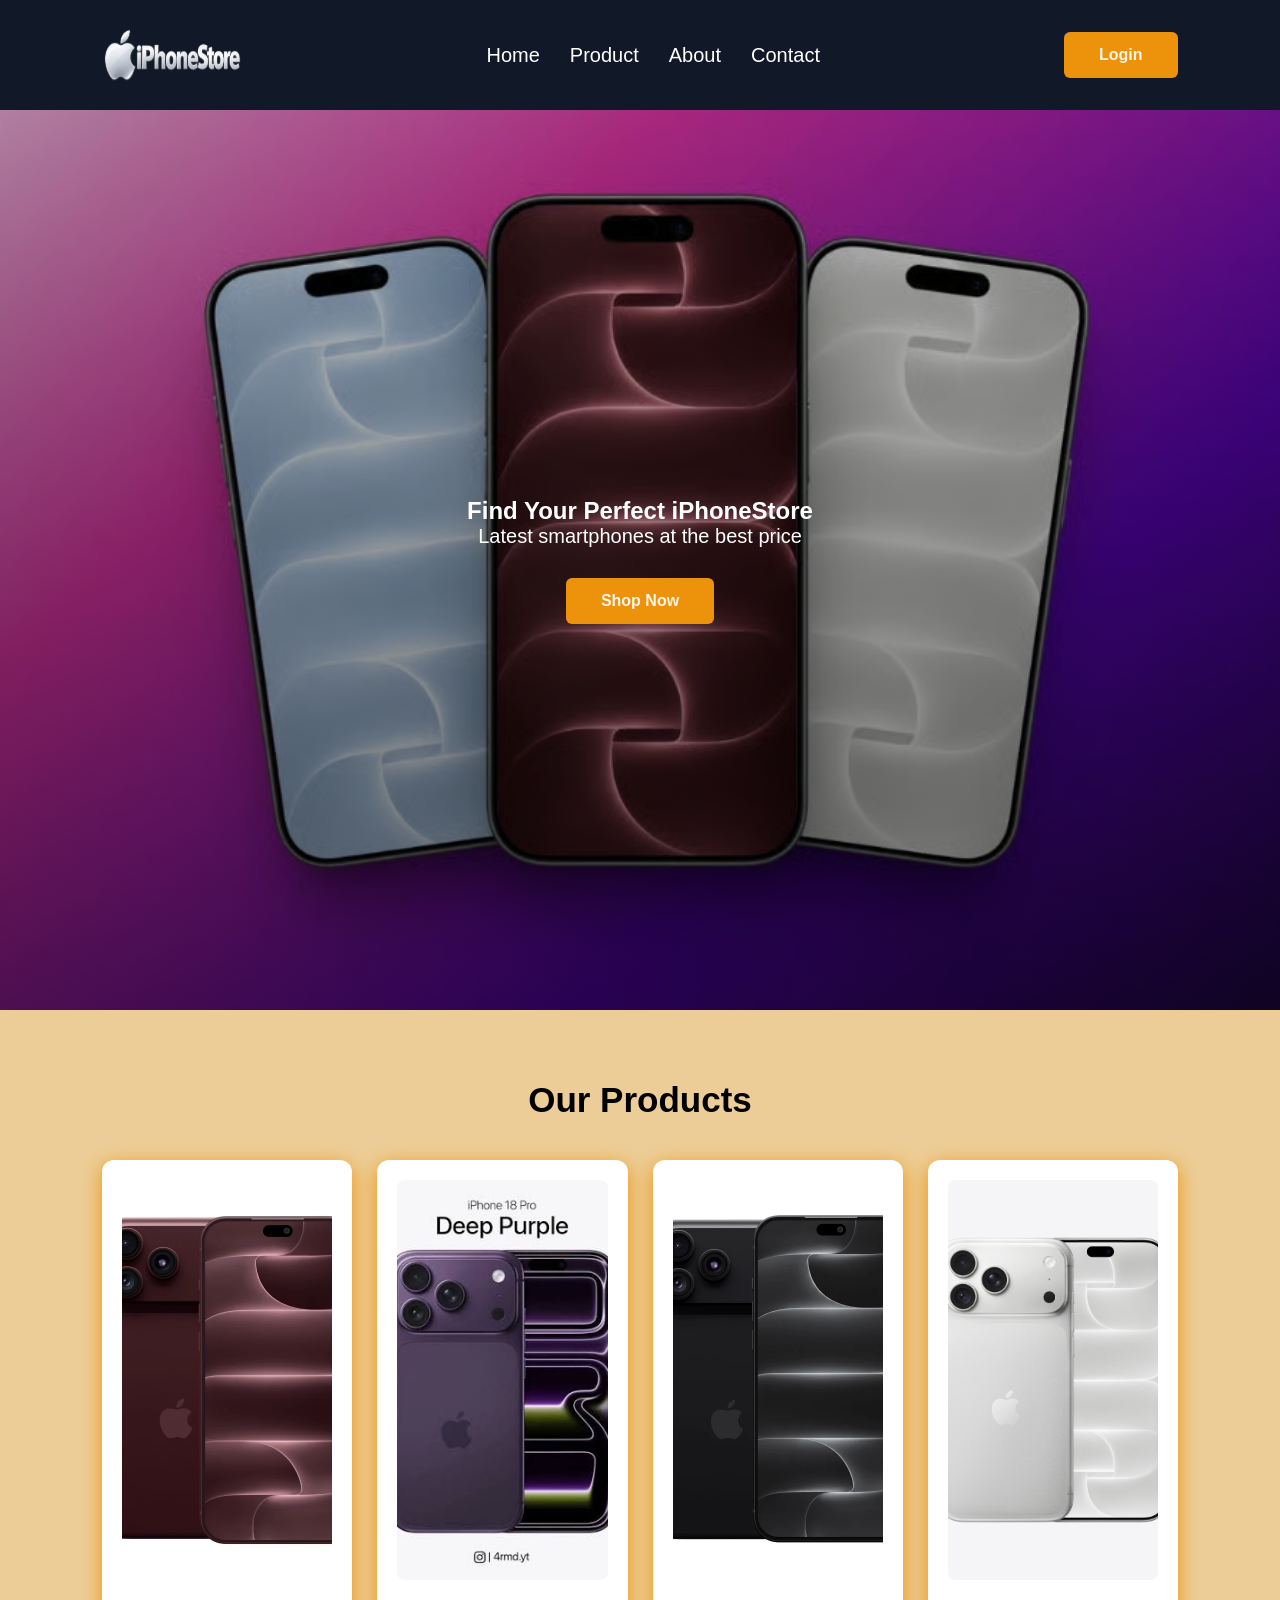
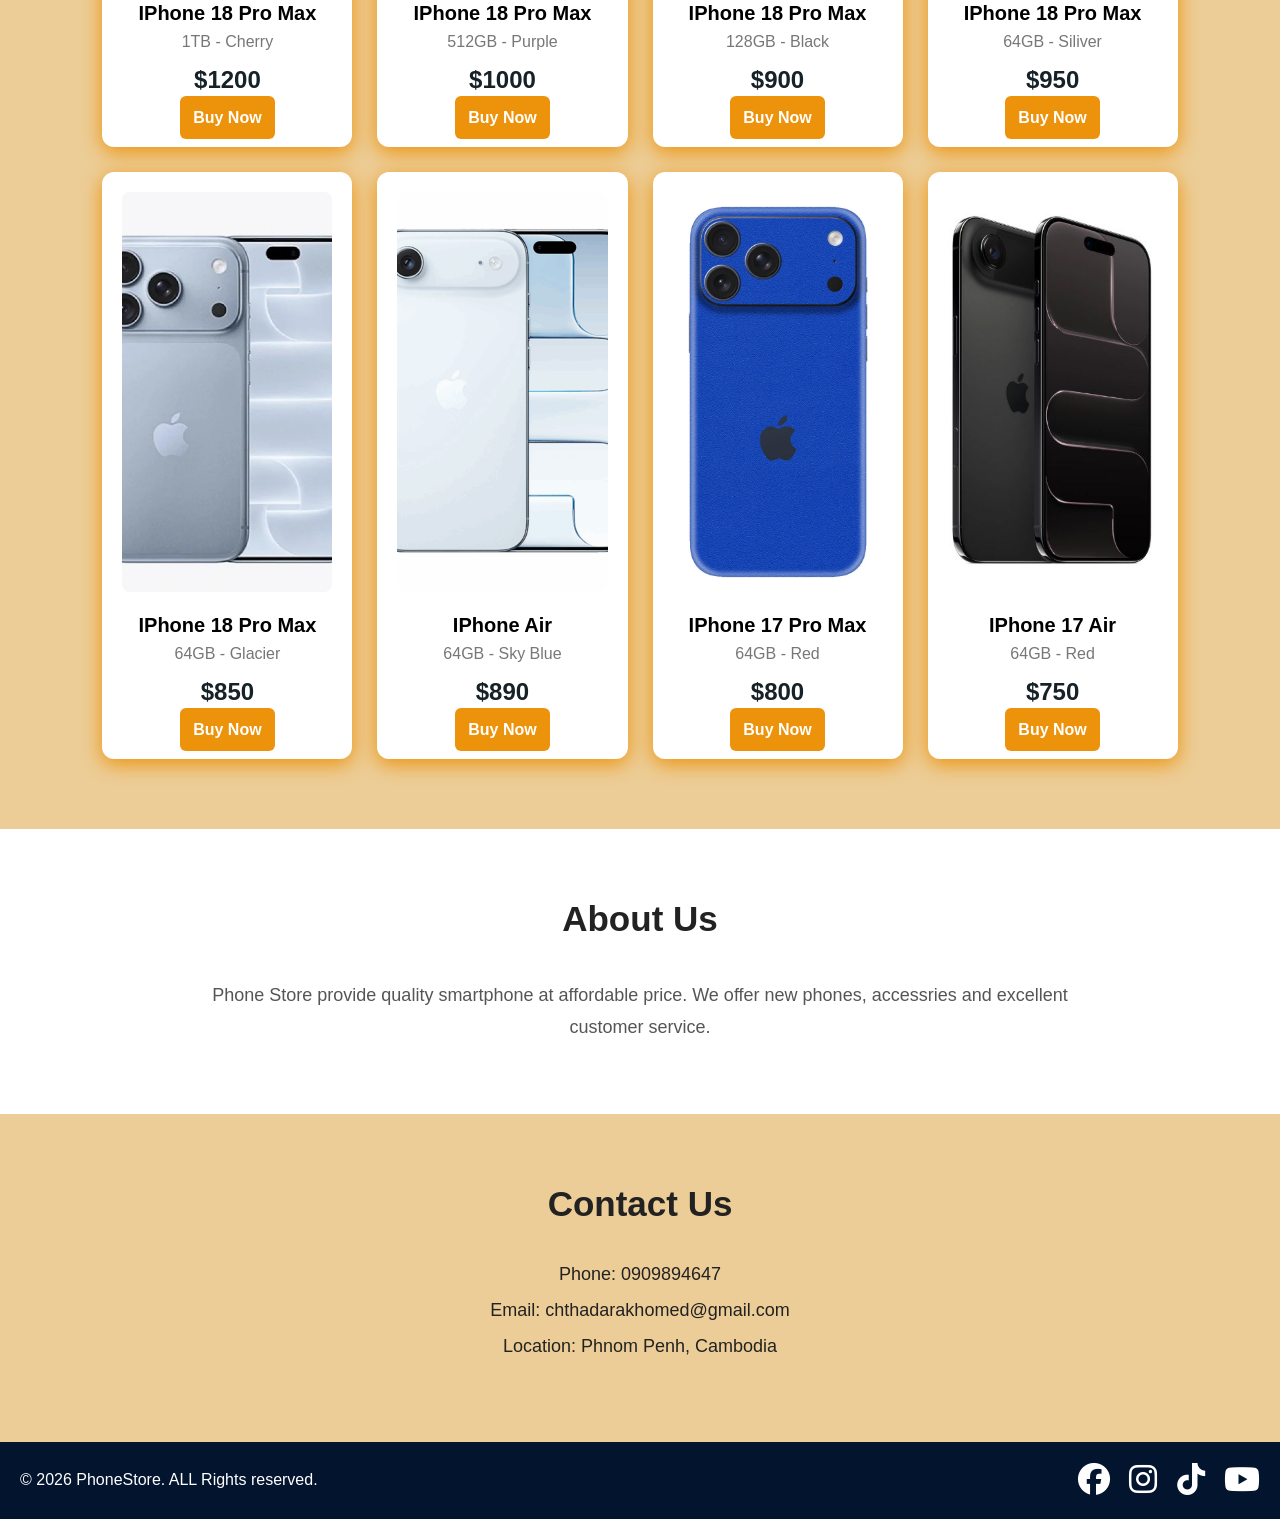
<file: index.html>
<!DOCTYPE html>
<html lang="en">
<head>
    <meta charset="UTF-8">
    <meta name="viewport" content="width=device-width, initial-scale=1.0">
    <title>Phone Stor</title>
      <!-- link js bootstrap -->
    <link rel="stylesheet"href="https://cdnjs.cloudflare.com/ajax/libs/font-awesome/6.6.0/css/all.min.css">

    <!-- link css -->
     <link rel="stylesheet" href="style.css">
</head>
<body>
    <!-- Navbar -->
    <header>
        <!-- <div class="logo" style="color:  rgb(236, 146, 11)">iPhoneStore</div> -->
        <img class="img"  src="p.png" alt="">
        <nav>
            <a href="#home">Home</a>
            <a href="#products">Product</a>
            <a href="#about">About</a>
            <a href="#contact">Contact</a>
        </nav>
         <div>
            <a  class="login" href="login.html">Login</a>
         </div>
    </header>
     <section class="hero" id="Home">
        <div>
            <h2>Find Your Perfect iPhoneStore</h2>
            <p>Latest smartphones at the best price</p>
            <a href="#products" class="btn">Shop Now</a>
        </div>
     </section>
     <!-- Product -->
      <section class="products" id="products">
        <h2>Our Products</h2>
        <div class="product-container">
            <!-- product 1 -->
             <div class="product">
                <img  src="18 cherrry.webp" alt="iPhone 15" height="100px">
                <h3>IPhone 18 Pro Max</h3>
                <p>1TB - Cherry</p>
                <h4>$1200</h4>
                <!-- <button>Buy Now</button> -->
                 <a  class="but" href="order.html">Buy Now</a>
             </div>
             <div class="product">
                <!-- Product 2 -->
                <img src="images.jpeg" alt="iPhone 15" height="100px">
                <h3>IPhone 18 Pro Max</h3>
                <p>512GB - Purple</p>
                <h4>$1000</h4>
                <!-- <button >Buy Now</button> -->
                 <a  class="but" href="order.html">Buy Now</a>
             </div>
             <!-- Product 3 -->
             <div class="product">
                <img src="18 black.webp" alt="iPhone 15" height="100px">
                <h3>IPhone 18 Pro Max</h3>
                <p>128GB - Black</p>
                <h4>$900</h4>
                <a  class="but" href="order.html">Buy Now</a>
             </div>
             <!-- Product 4 -->
             <div class="product">
                <img src="kiki.jpg" alt="iPhone 15" height="100px">
                <h3>IPhone 18 Pro Max</h3>
                <p>64GB - Siliver</p>
                <h4>$950</h4>
                <a  class="but" href="order.html">Buy Now</a>
             </div>
             <!-- product 5 -->
              <div class="product">
                <img src="18 siliver.webp" alt="iPhone 15" height="100px">
                <h3>IPhone 18 Pro Max</h3>
                <p>64GB - Glacier</p>
                <h4>$850</h4>
               <a  class="but" href="order.html">Buy Now</a>
             </div>
             <!-- product 6 -->
             <div class="product">
                <img src="18 air sky blue.png" alt="iPhone 15" height="100px">
                <h3>IPhone Air</h3>
                <p>64GB - Sky Blue</p>
                <h4>$890</h4>
                <a  class="but" href="order.html">Buy Now</a>
             </div>
             <!-- product 7 -->
             <div class="product">
                <img src="17 blue.webp" alt="iPhone 15" height="100px">
                <h3>IPhone 17 Pro Max</h3>
                <p>64GB - Red</p>
                <h4>$800</h4>
                <a  class="but" href="order.html">Buy Now</a>
             </div>
             <!-- product 8 -->
             <div class="product">
                <img src="iphone-17-air-3.jpeg" alt="iPhone 15" height="100px">
                <h3>IPhone 17 Air</h3>
                <p>64GB - Red</p>
                <h4>$750</h4>
                <a  class="but" href="order.html">Buy Now</a>
             </div>
            </div>
      </section>
      <!-- About -->
       <section class="about" id="about">
        <h2>About Us</h2>

        <p>Phone Store provide quality smartphone at affordable price. We offer new phones, accessries and excellent customer service.</p>
       </section>
       <!-- contact -->
        <section class="contact" id="contact">
            <h2>Contact Us</h2>
            <p>Phone: 0909894647</p>
            <p>Email: chthadarakhomed@gmail.com</p>
            <p>Location: Phnom Penh, Cambodia</p>
        </section>
            <!-- Footer -->
             <footer class="footer">
    <p>© 2026 PhoneStore. ALL Rights reserved.</p>

    <div class="social">
        <a href="https://web.facebook.com/apple/?_rdc=1&_rdr#"><i class="fab fa-facebook"></i></a>
        <a href="https://www.instagram.com/apple/?hl=en"><i class="fab fa-instagram"></i></a>
        <a href="https://www.tiktok.com/@apple?lang=en"><i class="fab fa-tiktok"></i></a>
        <a href="https://www.youtube.com/apple"><i class="fab fa-youtube"></i></a>
    </div>
</footer>
            





<script src="https://cdn.jsdelivr.net/npm/bootstrap@5.3.3/dist/js/bootstrap.bundle.min.js"></script>
    
</body>
</html>
</file>
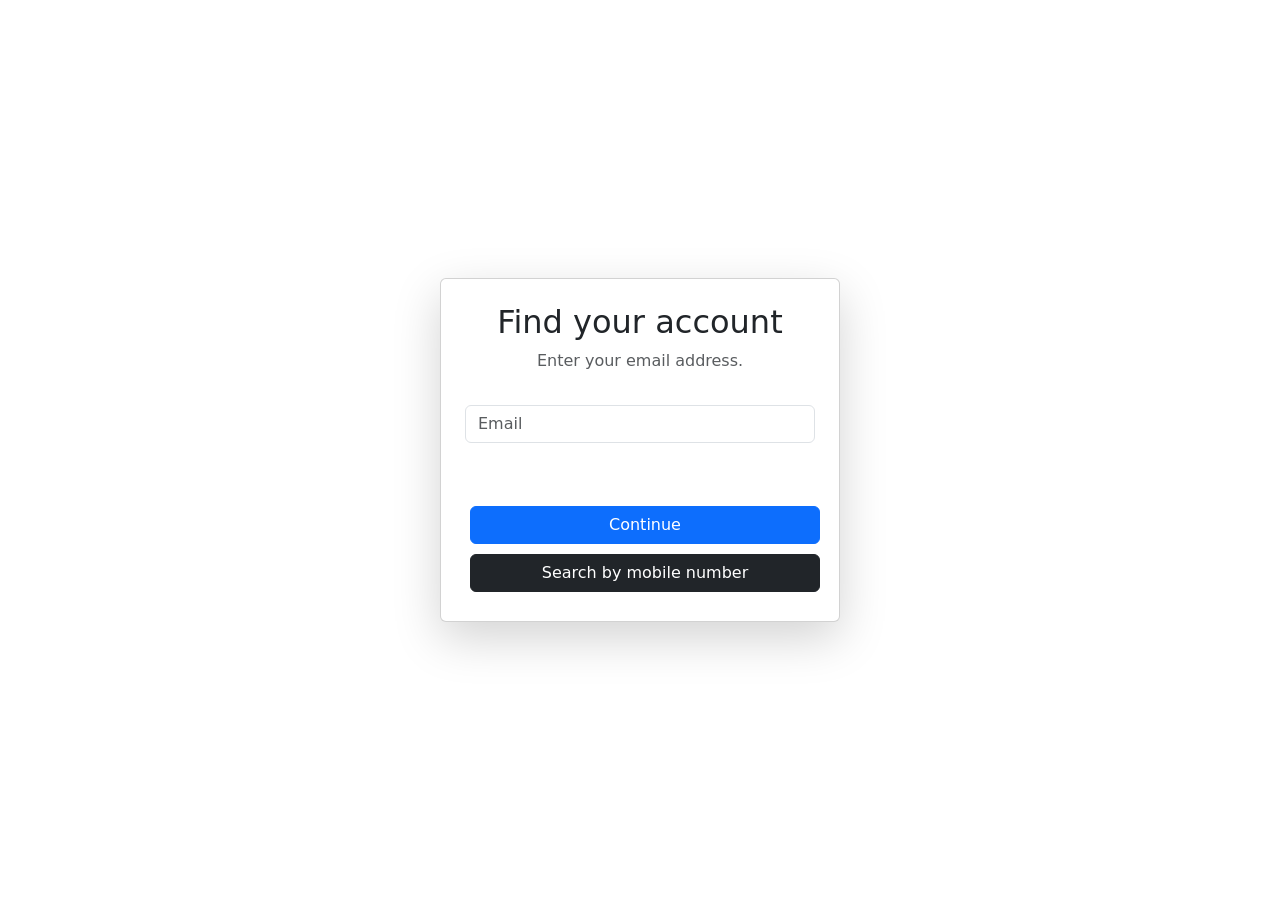
<file: email.html>
<!DOCTYPE html>
<html lang="en">
<head>
    <meta charset="UTF-8">
    <meta name="viewport" content="width=device-width, initial-scale=1.0">

    <!-- Bootstrap 5 CSS -->
    <link href="https://cdn.jsdelivr.net/npm/bootstrap@5.3.3/dist/css/bootstrap.min.css" rel="stylesheet">

    <title>Bootstrap Login</title>

    <style>
        body{
            background: linear-gradient(135deg,rgb(236, 146, 11));
            height:100vh;
        }
        .login-box{
            max-width:400px;
            width:100%;
        }
    </style>
</head>
<body>

<div class="container d-flex justify-content-center align-items-center vh-100">
    <div class="card shadow-lg p-4 login-box">
        <div class="text-center mb-3">
            <h2>Find your account</h2>
            <p class="text-muted">Enter your email address.</p>
        </div>

        <form>

            <div class="mb-3">
                <input type="password" class="form-control" placeholder="Email" required>
            </div>

            <div class="d-flex justify-content-between mb-3">
                <div class="form-check">
                </div>
            </div>

            <button style="margin: 5px;" type="submit" class="btn btn-primary  w-100">
                Continue
            </button>
            <a type="submit" style="margin: 5px;" href="mobile.html" class="btn btn-dark w-100 text-white text-decoration-none">
                Search by mobile number
            </a>
        </form>
    </div>
</div>

</body>
</html>
</file>
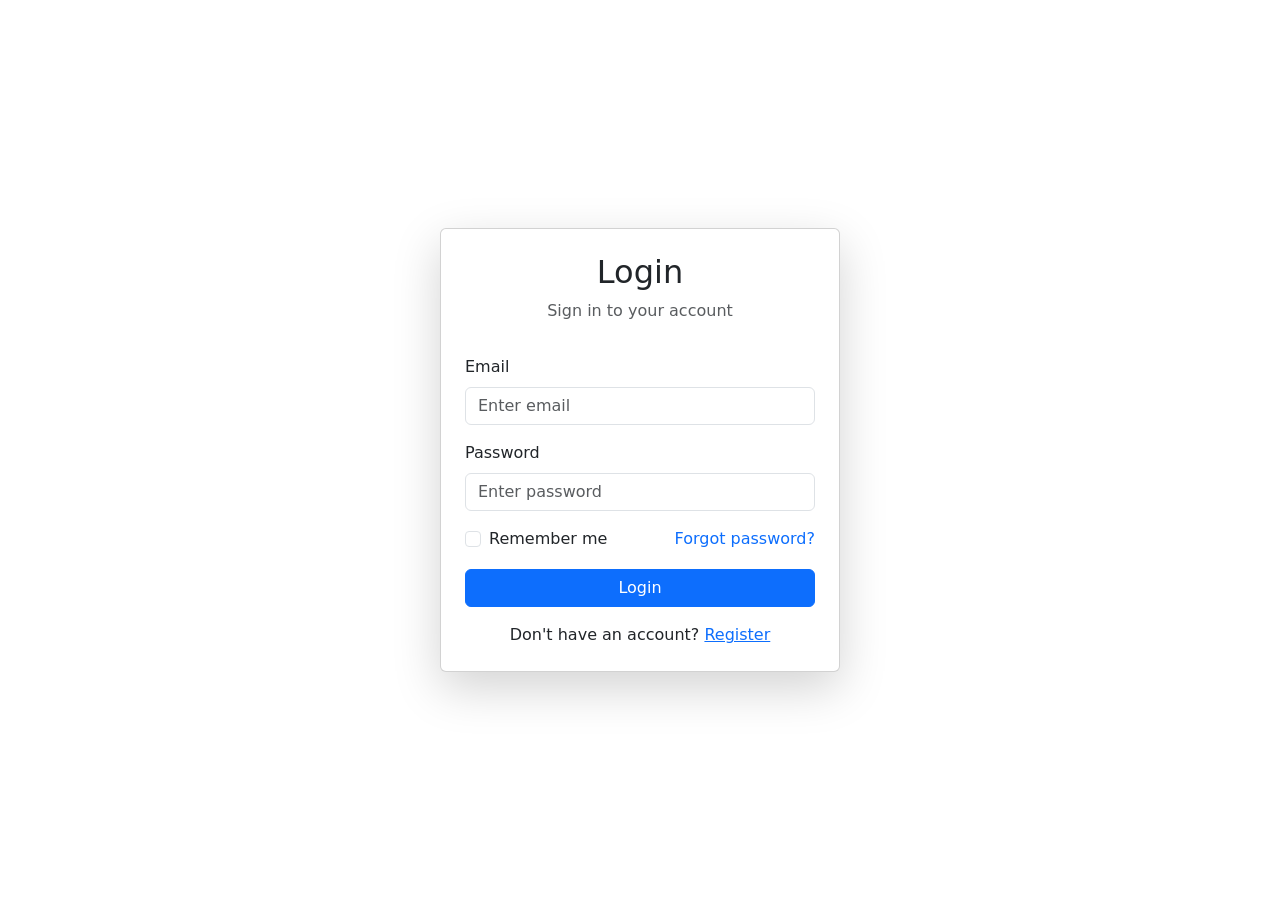
<file: login.html>
<!DOCTYPE html>
<html lang="en">
<head>
    <meta charset="UTF-8">
    <meta name="viewport" content="width=device-width, initial-scale=1.0">

    <!-- Bootstrap 5 CSS -->
    <link href="https://cdn.jsdelivr.net/npm/bootstrap@5.3.3/dist/css/bootstrap.min.css" rel="stylesheet">

    <title>Bootstrap Login</title>

    <style>
        body{
            background: linear-gradient(135deg,rgb(236, 146, 11));
            height:100vh;
        }
        .login-box{
            max-width:400px;
            width:100%;
        }
    </style>
</head>
<body>

<div class="container d-flex justify-content-center align-items-center vh-100">
    <div class="card shadow-lg p-4 login-box">
        <div class="text-center mb-3">
            <h2>Login</h2>
            <p class="text-muted">Sign in to your account</p>
        </div>

        <form>
            <div class="mb-3">
                <label class="form-label">Email</label>
                <input type="email" class="form-control" placeholder="Enter email" required>
            </div>

            <div class="mb-3">
                <label class="form-label">Password</label>
                <input type="password" class="form-control" placeholder="Enter password" required>
            </div>

            <div class="d-flex justify-content-between mb-3">
                <div class="form-check">
                    <input class="form-check-input" type="checkbox" id="remember">
                    <label class="form-check-label" for="remember">
                        Remember me
                    </label>
                </div>

                <a href="mobile.html" class="text-decoration-none">Forgot password?</a>
            </div>

            <button type="submit" class="btn btn-primary w-100">
                Login
            </button>
        </form>

        <div class="text-center mt-3">
            Don't have an account?
            <a href="#">Register</a>
        </div>
    </div>
</div>

</body>
</html>
</file>
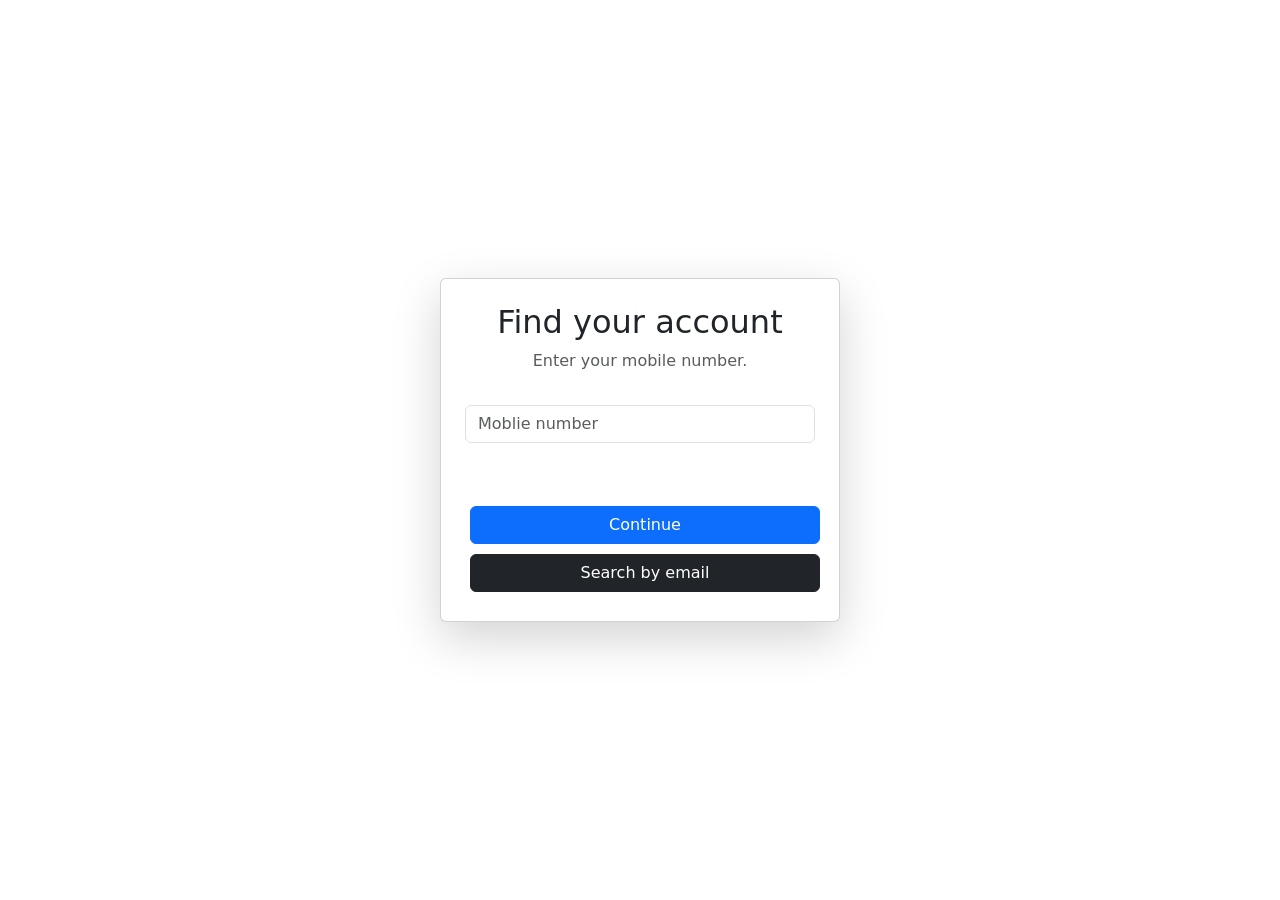
<file: mobile.html>
<!DOCTYPE html>
<html lang="en">
<head>
    <meta charset="UTF-8">
    <meta name="viewport" content="width=device-width, initial-scale=1.0">

    <!-- Bootstrap 5 CSS -->
    <link href="https://cdn.jsdelivr.net/npm/bootstrap@5.3.3/dist/css/bootstrap.min.css" rel="stylesheet">

    <title>Bootstrap Login</title>

    <style>
        body{
            background: linear-gradient(135deg,rgb(236, 146, 11));
            height:100vh;
        }
        .login-box{
            max-width:400px;
            width:100%;
        }
    </style>
</head>
<body>

<div class="container d-flex justify-content-center align-items-center vh-100">
    <div class="card shadow-lg p-4 login-box">
        <div class="text-center mb-3">
            <h2>Find your account</h2>
            <p class="text-muted">Enter your mobile number.</p>
        </div>

        <form>

            <div class="mb-3">
                <input type="password" class="form-control" placeholder="Moblie number" required>
            </div>

            <div class="d-flex justify-content-between mb-3">
                <div class="form-check">
                </div>
            </div>

            <button style="margin: 5px;" type="submit" class="btn btn-primary  w-100">
                Continue
            </button>
            <a type="submit" style="margin: 5px;" href="email.html" class="btn btn-dark w-100 text-white text-decoration-none">
                Search by email
            </a>
        </form>
    </div>
</div>

</body>
</html>
</file>
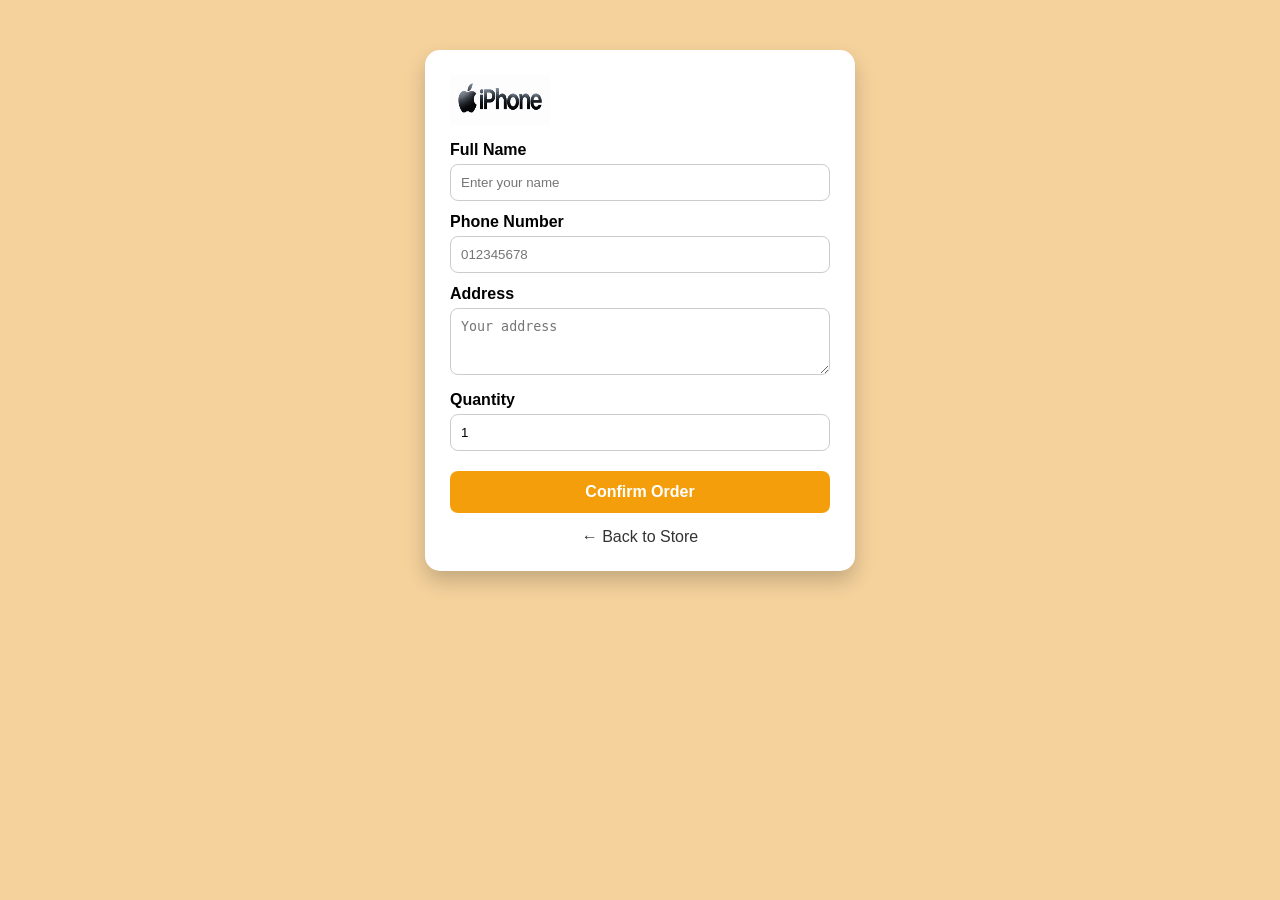
<file: order.html>
<!DOCTYPE html>
<html lang="en">
<head>
<meta charset="UTF-8">
<meta name="viewport" content="width=device-width, initial-scale=1.0">
<title>Order iPhone</title>
<link rel="stylesheet" href="order.css">
</head>
<body>

<div class="order-box">
    <img src="ChatGPT Image Sep 25, 2026, 04_58_14 PM.png" alt="" height="50px" width="100px">

    <form>
        <label>Full Name</label>
        <input type="text" placeholder="Enter your name" required>

        <label>Phone Number</label>
        <input type="tel" placeholder="012345678" required>

        <label>Address</label>
        <textarea rows="3" placeholder="Your address"></textarea>

        <label>Quantity</label>
        <input type="number" value="1" min="1">

        <button type="submit">Confirm Order</button>
    </form>

    <a href="index.html" class="back">← Back to Store</a>
</div>

</body>
</html>
</file>
<file: style.css>
* {
    margin: 0;
    padding: 0;
    box-sizing: border-box;
    font-family: Arial, Helvetica, sans-serif;
}
html{
    scroll-behavior: smooth;
}
body{
    background-color: rgb(236, 205, 151);
    color: #222;
}
/* Navbar */
header{
    background-color: #111827;
    color: #000000;
    padding: 20px 8%;

    display: flex;
    justify-content: space-between;
    align-items: center;

    position: sticky;
    top: 0;
    z-index: 1000;
    
}

.img{
    width: 140px;
    height: 70px;
    display: block;
}
.login{
    display: inline-block;
    background-color: rgb(236, 146, 11);
    color: rgba(255, 255, 255, 0.905);

    padding: 14px 35px;
    border-radius: 6px;

    text-decoration: none;
    font-weight: bold;
}
.login:hover{
    background-color: rgba(255, 255, 255, 0.215);
}
.logo{
    font-size: 25px;
    font-weight: bold;
}
nav{
    display: flex;
    gap: 30px;
}
nav a{
    color: white;
    text-decoration: none;
    font-size: 20px;
}
nav a:hover{
    color: rgb(239, 175, 12);
}
/* hero */
.hero{
    height: 900px;
    background: linear-gradient(rgba(0, 0, 0, 0.266),
                                rgba(0,0,0,0.55)
    ),
    url("me.avif")center/cover;
    display: flex;
    justify-content: center;
    align-items: center;

    text-align: center;
    color: rgb(255, 255, 255);
}
.hero h1{
    font-size: 50px;
    margin-bottom: 30px;
}
.hero p{
    font-size: 20px;
    margin-bottom: 30px;
}
.btn{
    display: inline-block;
    background-color: rgb(236, 146, 11);
    color: rgba(255, 255, 255, 0.905);

    padding: 14px 35px;
    border-radius: 6px;

    text-decoration: none;
    font-weight: bold;
}
.btn:hover{
    background-color: rgb(103, 95, 95);
}
/* Products */
.products{
    padding: 70px 8%;
    text-align: center;
    color: #000000;
}
.products h2,
.about h2,
.contact h2{
    font-size: 35px;
    margin-bottom: 40px ;
}
.product-container{
    display: grid;
    grid-template-columns: repeat(4,1fr);
    gap: 25px;
}
.product{
    background-color: white;
    padding: 20px;
    border-radius: 12px;
    box-shadow: 0 5px 20px rgb(236, 146, 11);
    transition: 0.3s;
}
.product:hover{
    transform: translateY(-10px);
}
.product img{
    width: 100%;
    height: 400px;
    object-fit: cover;
    border-radius: 8px;
}
.product h3{
    margin-top: 18px;
    font-size: 20px;
    color: #000000;
}
.product p{
    color: #777;
    margin-top: 8px;
}
.product h4{
    color: #162227;
    font-size: 24px;
    margin: 15px 0;
}
/* button */
button{
    width: 100%;
    padding: 13px;

    border: none;
    border-radius: 6px;

    background: rgb(236, 146, 11);
    color: white;

    font-size: 16px;
    font-weight: bold;

    cursor: pointer;
}
button:hover{
    background: rgb(70, 67, 67);
}
/* About */
.about{
    background: white;
    padding: 70px 15%;
    text-align:center ;
}
.about p{
    font-size: 18px;
    line-height: 1.8;
    color: #555;
}
/* Contact */
.contact{
    padding: 70px 10%;
    text-align: center;
}
.contact p{
    margin: 15px;
    font-size: 18px;
}
/* footer */
footer{
    background: #111827;
    color: white;

    text-align: left;
    padding: 25px;
}
.footer{
    background: #03142f;
    color: white;
    padding: 20px;

    display: flex;
    justify-content: space-between; /* អក្សរឆ្វេង, icon ស្តាំ */
    align-items: center;
}

.footer p{
    margin: 0;
}

.social a{
    color: white;
    font-size: 32px;
    margin-left: 15px;
    text-decoration: none;
}
/* Tablet */
@media (max-width:900px){
    .product-container{
        grid-template-columns: repeat(2, 1fr);
    }

    .hero h1{
        font-size: 40px;
    }
}
/* Mobile */
@media (max-width: 600px){
    header{
        flex-direction: column;
        gap: 15px;
    }
    nav{
        gap: 15px;
    }
    .hero h1 {
        font-size: 32px;

    }
    .product-container{
        grid-template-columns: 1fr;
    }
}
.but{
    width: 100%;
    padding: 13px;

    border: none;
    border-radius: 6px;

    background: rgb(236, 146, 11);
    color: white;

    font-size: 16px;
    font-weight: bold;

    cursor: pointer;
    text-decoration: none;
    font-weight: bold;
}
.but:hover{
    background: rgb(70, 67, 67);
}
</file>
<file: order.css>
body{
    margin:0;
    font-family:Arial;
    background:#f5d29c;
}

.order-box{
    width:380px;
    margin:50px auto;
    background:#fff;
    padding:25px;
    border-radius:15px;
    box-shadow:0 10px 20px rgba(0,0,0,.2);
}

h2{
    text-align:center;
}

label{
    display:block;
    margin-top:12px;
    font-weight:bold;
}

input, textarea{
    width:100%;
    padding:10px;
    margin-top:5px;
    border:1px solid #ccc;
    border-radius:8px;
    box-sizing:border-box;
}

button{
    width:100%;
    margin-top:20px;
    padding:12px;
    background:#f59e0b;
    color:#fff;
    border:none;
    border-radius:8px;
    font-size:16px;
    font-weight:bold;
    cursor:pointer;
}

button:hover{
    background:#d97706;
}

.back{
    display:block;
    text-align:center;
    margin-top:15px;
    text-decoration:none;
    color:#333;
}
</file>
